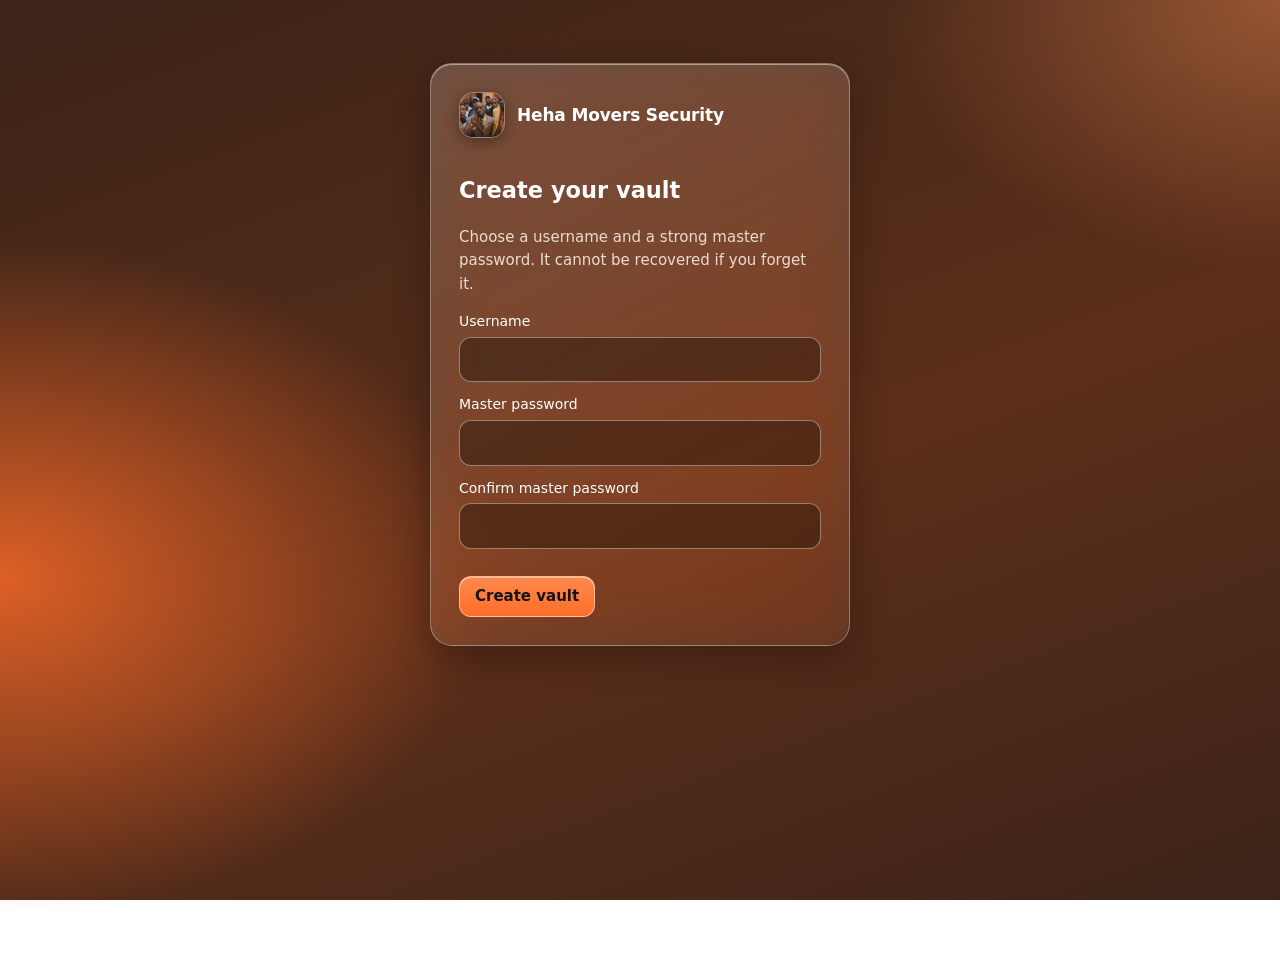
<file: frontend/index.html>
<!DOCTYPE html>
<html lang="en"><head><meta charset="utf-8"><meta name="viewport" content="width=device-width,initial-scale=1">
<title>Heha Movers Security</title><link rel="icon" type="image/jpeg" href="favicon.jpeg"><link rel="stylesheet" href="style.css"></head>
<body>
<section id="auth"><form id="authform" class="authcard">
  <div class="brand"><img src="favicon.jpeg" alt=""><span>Heha Movers Security</span></div>
  <h2 id="atitle"></h2><p id="asub" class="mut"></p>
  <label>Username<input class="in" id="auser" autocomplete="username"></label>
  <label>Master password<input class="in" id="apw" type="password" autocomplete="current-password"></label>
  <label>Confirm master password<input class="in" id="aconf" type="password"></label>
  <p id="aerr" class="err"></p>
  <button class="btn" id="abtn"></button> <a href="#" id="reset" hidden>Reset demo vault</a>
</form></section>
<div id="app" hidden>
  <aside><div class="brand"><img src="favicon.jpeg" alt=""><span>Heha Movers Security</span></div>
    <nav>
    <a href="#/dashboard"><svg viewBox="0 0 24 24"><rect x="3" y="3" width="7" height="9" rx="2"/><rect x="14" y="3" width="7" height="5" rx="2"/><rect x="14" y="12" width="7" height="9" rx="2"/><rect x="3" y="16" width="7" height="5" rx="2"/></svg>Dashboard</a>
    <a href="#/vault"><svg viewBox="0 0 24 24"><rect x="4" y="11" width="16" height="10" rx="2"/><path d="M8 11V7a4 4 0 0 1 8 0v4"/></svg>Vault</a>
    <a href="#/add"><svg viewBox="0 0 24 24"><circle cx="12" cy="12" r="9"/><path d="M12 8v8M8 12h8"/></svg>Add password</a>
    <a href="#/audit"><svg viewBox="0 0 24 24"><path d="M12 3l8 3v6c0 5-3.5 8-8 9-4.5-1-8-4-8-9V6z"/><path d="M9 12l2 2 4-4"/></svg>Security audit</a>
    <a href="#/backup"><svg viewBox="0 0 24 24"><rect x="3" y="4" width="18" height="5" rx="1"/><path d="M5 9v10a1 1 0 0 0 1 1h12a1 1 0 0 0 1-1V9M10 13h4"/></svg>Backup</a>
    <a href="#/stored"><svg viewBox="0 0 24 24"><ellipse cx="12" cy="6" rx="8" ry="3"/><path d="M4 6v6c0 1.7 3.6 3 8 3s8-1.3 8-3V6M4 12v6c0 1.7 3.6 3 8 3s8-1.3 8-3v-6"/></svg>How it's stored</a>
    </nav>
    <div class="me"><span id="who"></span><button id="out">Sign out</button></div></aside>
  <main id="main"></main>
</div>
<dialog id="dlg"><h3 id="dtitle"></h3><input class="in" id="dpw" type="password" placeholder="Master password">
  <p id="derr" class="err"></p><div class="row"><button class="btn" id="dok">Confirm</button><button id="dno">Cancel</button></div></dialog>
<script src="core.js"></script><script src="app.js"></script>
</body></html>
</file>
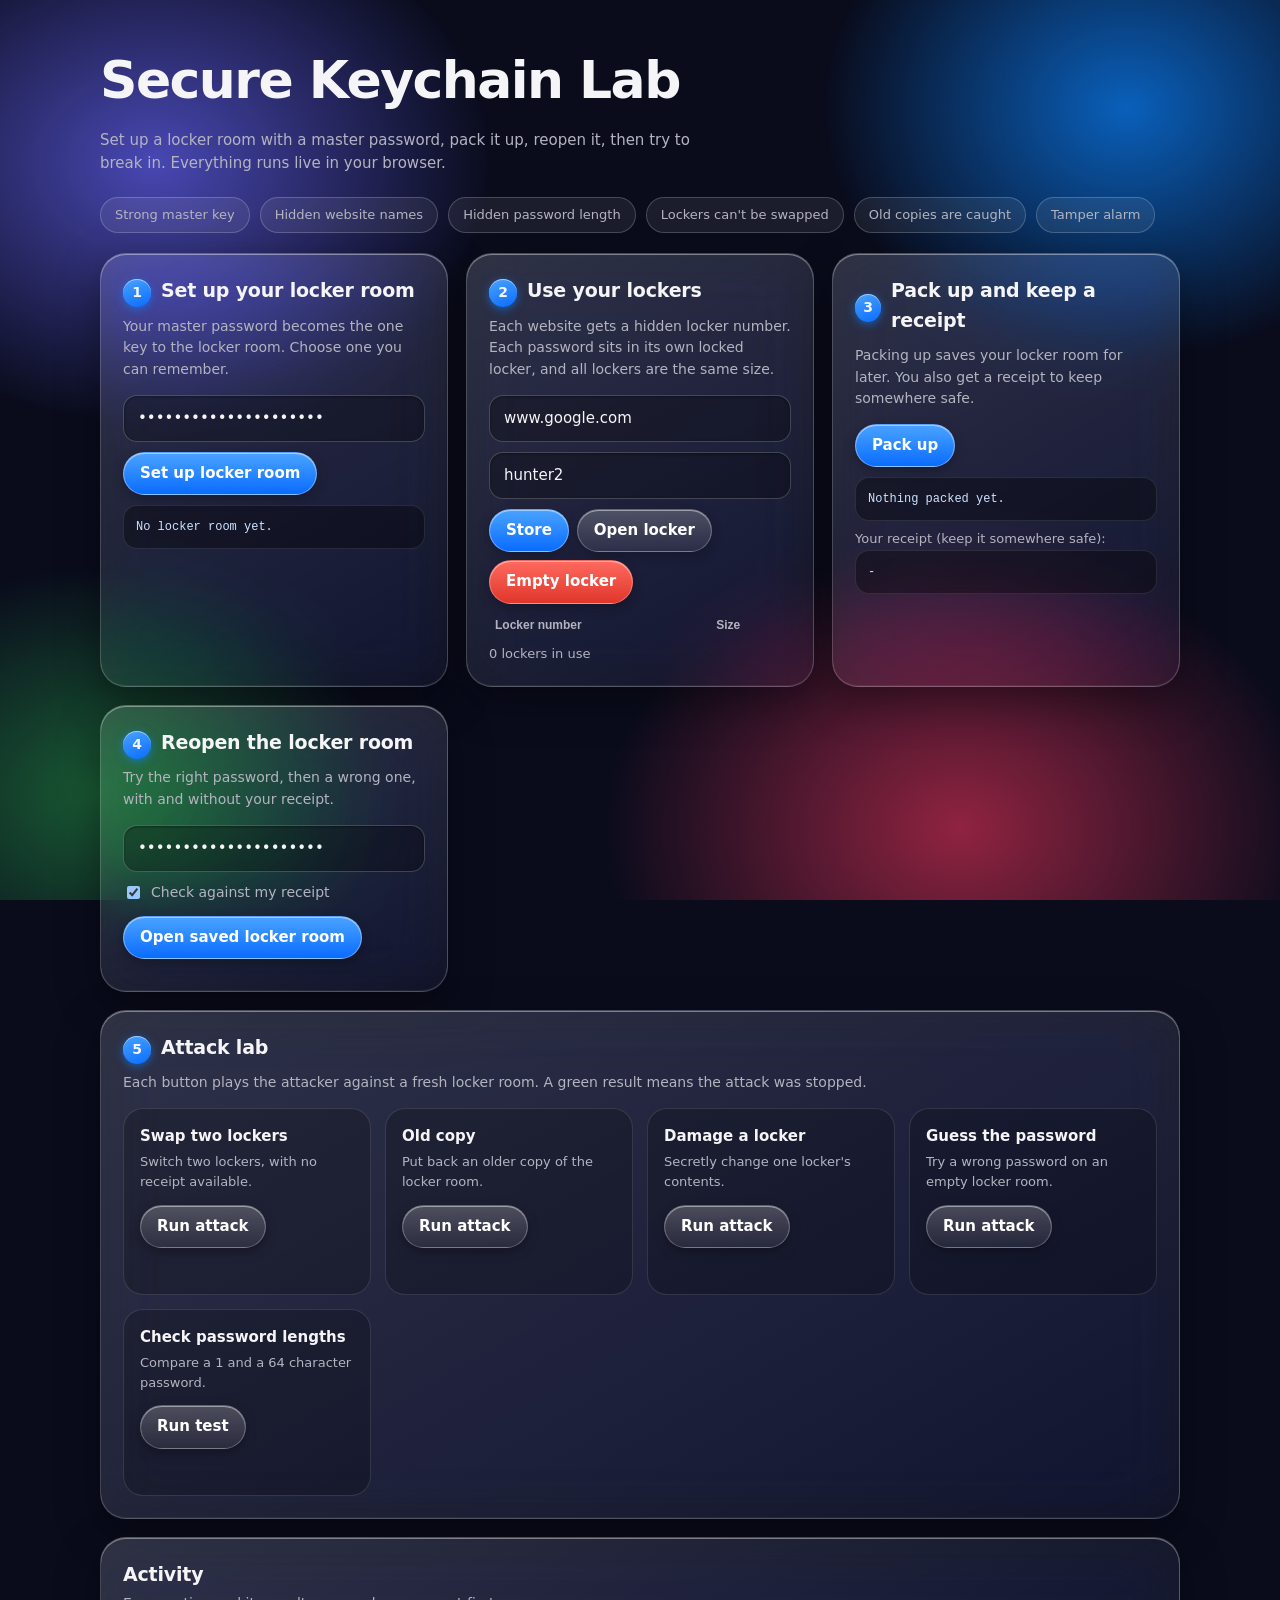
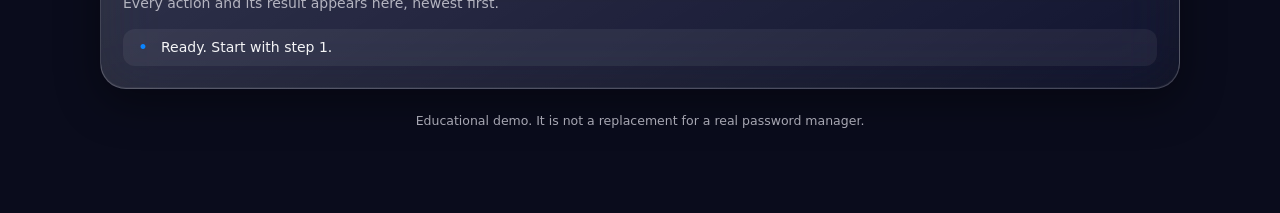
<file: key-chain.html>
<!DOCTYPE html>
<html lang="en">
<head>
<meta charset="utf-8">
<meta name="viewport" content="width=device-width, initial-scale=1">
<title>Secure Keychain Lab</title>
<style>
:root{color-scheme:dark;--t:#f5f5f7;--m:#b4b4c0;--ok:#32d74b;--bad:#ff453a;--warn:#ffd60a;--ac:#0a84ff;--bd:rgba(255,255,255,.2)}
*{box-sizing:border-box}
body{margin:0;min-height:100vh;color:var(--t);background:#0a0c1c;font:15px/1.55 -apple-system,BlinkMacSystemFont,"SF Pro Display","Inter","Segoe UI",system-ui,sans-serif;-webkit-font-smoothing:antialiased}
.bg{position:fixed;inset:0;z-index:-1;background:
radial-gradient(38% 42% at 12% 18%,rgba(94,92,230,.75),transparent 70%),
radial-gradient(34% 40% at 88% 12%,rgba(10,132,255,.7),transparent 70%),
radial-gradient(40% 45% at 75% 92%,rgba(255,55,95,.55),transparent 70%),
radial-gradient(32% 36% at 8% 88%,rgba(48,209,88,.4),transparent 70%)}
.wrap{max-width:1120px;margin:0 auto;padding:40px 20px 70px}
h1{font-size:clamp(32px,5vw,52px);letter-spacing:-.03em;margin:0 0 8px;font-weight:700}
h2{font-size:19px;margin:0 0 4px;letter-spacing:-.01em}
.sub{color:var(--m);max-width:62ch;margin:0 0 22px}
.glass{background:linear-gradient(150deg,rgba(255,255,255,.16),rgba(255,255,255,.04));border:1px solid var(--bd);border-radius:26px;padding:22px;backdrop-filter:blur(30px) saturate(180%);-webkit-backdrop-filter:blur(30px) saturate(180%);box-shadow:0 14px 44px rgba(0,0,0,.4),inset 0 1px 0 rgba(255,255,255,.4),inset 0 -1px 0 rgba(255,255,255,.06)}
.grid{display:grid;gap:18px;grid-template-columns:repeat(auto-fit,minmax(330px,1fr));margin-bottom:18px}
.step{display:inline-grid;place-items:center;width:28px;height:28px;border-radius:50%;background:linear-gradient(160deg,#4aa3ff,#0a6cff);font-weight:700;font-size:14px;margin-right:10px;box-shadow:0 2px 8px rgba(10,132,255,.6),inset 0 1px 0 rgba(255,255,255,.5)}
.head{display:flex;align-items:center;margin-bottom:6px}
p.d{color:var(--m);margin:0 0 14px;font-size:14px}
.chips{display:flex;flex-wrap:wrap;gap:10px;margin-bottom:20px}
.chip{padding:7px 14px;border-radius:999px;font-size:13px;border:1px solid var(--bd);background:rgba(255,255,255,.07);color:var(--m);transition:.4s}
.chip.on{color:#fff;background:rgba(50,215,75,.28);border-color:rgba(50,215,75,.7);box-shadow:0 0 18px rgba(50,215,75,.35)}
input[type=text],input[type=password]{width:100%;padding:11px 14px;margin-bottom:10px;border-radius:14px;border:1px solid var(--bd);background:rgba(0,0,0,.28);color:var(--t);font:inherit;outline:none;box-shadow:inset 0 1px 3px rgba(0,0,0,.4)}
input:focus-visible,button:focus-visible{outline:2px solid var(--ac);outline-offset:2px}
.row{display:flex;gap:8px;flex-wrap:wrap;margin-bottom:10px}
button{cursor:pointer;border:1px solid rgba(255,255,255,.25);color:#fff;font:inherit;font-weight:600;padding:9px 16px;border-radius:999px;background:linear-gradient(180deg,rgba(255,255,255,.22),rgba(255,255,255,.07));box-shadow:inset 0 1px 0 rgba(255,255,255,.45),0 4px 12px rgba(0,0,0,.25);transition:transform .15s,filter .15s}
button:hover{filter:brightness(1.2)}button:active{transform:scale(.96)}
button.p{background:linear-gradient(180deg,#4aa3ff,#0a6cff);border-color:rgba(255,255,255,.35)}
button.r{background:linear-gradient(180deg,#ff6a5f,#e0362b)}
pre{margin:0;padding:12px;border-radius:14px;background:rgba(0,0,0,.35);border:1px solid rgba(255,255,255,.1);font:12px/1.5 ui-monospace,"SF Mono",Menlo,Consolas,monospace;color:#cfe3ff;max-height:190px;overflow:auto;white-space:pre-wrap;word-break:break-all}
table{width:100%;border-collapse:collapse;font:12px ui-monospace,Menlo,Consolas,monospace;color:#cfe3ff}
th{text-align:left;color:var(--m);font:600 12px -apple-system,"Segoe UI",sans-serif;padding:4px 6px}
td{padding:4px 6px;border-top:1px solid rgba(255,255,255,.1)}
.cnt{color:var(--m);font-size:13px;margin:8px 0 0}
.atk{display:grid;gap:14px;grid-template-columns:repeat(auto-fit,minmax(210px,1fr))}
.a{padding:16px;border-radius:20px;background:rgba(0,0,0,.22);border:1px solid rgba(255,255,255,.12)}
.a h3{margin:0 0 4px;font-size:15px}.a p{margin:0 0 12px;color:var(--m);font-size:13px}
.badge{display:block;margin-top:10px;font-size:13px;min-height:20px}
.badge.ok{color:var(--ok)}.badge.bad{color:var(--bad)}
#log{max-height:280px;overflow:auto;display:flex;flex-direction:column;gap:6px}
.l{display:flex;gap:10px;padding:8px 12px;border-radius:12px;background:rgba(255,255,255,.06);font-size:14px}
.l b{width:16px;flex:none;text-align:center}
.l.ok b{color:var(--ok)}.l.bad b{color:var(--bad)}.l.w b{color:var(--warn)}.l.i b{color:var(--ac)}
label.ck{display:flex;gap:8px;align-items:center;color:var(--m);font-size:14px;margin-bottom:12px}
.note{color:var(--m);font-size:12.5px;margin-top:22px;text-align:center}
@media (prefers-reduced-motion:reduce){*{transition:none!important}}
</style>
</head>
<body>
<div class="bg"></div>
<div class="wrap">
  <h1>Secure Keychain Lab</h1>
  <p class="sub">Set up a locker room with a master password, pack it up, reopen it, then try to break in. Everything runs live in your browser.</p>

  <div class="chips">
    <span class="chip" data-s="kdf">Strong master key</span>
    <span class="chip" data-s="lab">Hidden website names</span>
    <span class="chip" data-s="pad">Hidden password length</span>
    <span class="chip" data-s="swap">Lockers can't be swapped</span>
    <span class="chip" data-s="roll">Old copies are caught</span>
    <span class="chip" data-s="tam">Tamper alarm</span>
  </div>

  <div class="grid">
    <section class="glass">
      <div class="head"><span class="step">1</span><h2>Set up your locker room</h2></div>
      <p class="d">Your master password becomes the one key to the locker room. Choose one you can remember.</p>
      <input type="password" id="pw" placeholder="Master password" value="correct horse battery">
      <div class="row"><button class="p" id="bInit">Set up locker room</button></div>
      <pre id="vault">No locker room yet.</pre>
    </section>

    <section class="glass">
      <div class="head"><span class="step">2</span><h2>Use your lockers</h2></div>
      <p class="d">Each website gets a hidden locker number. Each password sits in its own locked locker, and all lockers are the same size.</p>
      <input type="text" id="dom" placeholder="Website, e.g. www.google.com" value="www.google.com">
      <input type="text" id="val" placeholder="Password to store (up to 64 characters)" value="hunter2">
      <div class="row"><button class="p" id="bSet">Store</button><button id="bGet">Open locker</button><button class="r" id="bRem">Empty locker</button></div>
      <table><thead><tr><th>Locker number</th><th>Size</th></tr></thead><tbody id="rows"></tbody></table>
      <p class="cnt" id="count">0 lockers in use</p>
    </section>

    <section class="glass">
      <div class="head"><span class="step">3</span><h2>Pack up and keep a receipt</h2></div>
      <p class="d">Packing up saves your locker room for later. You also get a receipt to keep somewhere safe.</p>
      <div class="row"><button class="p" id="bDump">Pack up</button></div>
      <pre id="dumpOut">Nothing packed yet.</pre>
      <p class="cnt">Your receipt (keep it somewhere safe):</p>
      <pre id="sum">-</pre>
    </section>

    <section class="glass">
      <div class="head"><span class="step">4</span><h2>Reopen the locker room</h2></div>
      <p class="d">Try the right password, then a wrong one, with and without your receipt.</p>
      <input type="password" id="lpw" placeholder="Master password" value="correct horse battery">
      <label class="ck"><input type="checkbox" id="useSum" checked> Check against my receipt</label>
      <div class="row"><button class="p" id="bLoad">Open saved locker room</button></div>
    </section>
  </div>

  <section class="glass" style="margin-bottom:18px">
    <div class="head"><span class="step">5</span><h2>Attack lab</h2></div>
    <p class="d">Each button plays the attacker against a fresh locker room. A green result means the attack was stopped.</p>
    <div class="atk">
      <div class="a"><h3>Swap two lockers</h3><p>Switch two lockers, with no receipt available.</p><button id="a1">Run attack</button><span class="badge" id="r1"></span></div>
      <div class="a"><h3>Old copy</h3><p>Put back an older copy of the locker room.</p><button id="a2">Run attack</button><span class="badge" id="r2"></span></div>
      <div class="a"><h3>Damage a locker</h3><p>Secretly change one locker's contents.</p><button id="a3">Run attack</button><span class="badge" id="r3"></span></div>
      <div class="a"><h3>Guess the password</h3><p>Try a wrong password on an empty locker room.</p><button id="a4">Run attack</button><span class="badge" id="r4"></span></div>
      <div class="a"><h3>Check password lengths</h3><p>Compare a 1 and a 64 character password.</p><button id="a5">Run test</button><span class="badge" id="r5"></span></div>
    </div>
  </section>

  <section class="glass">
    <h2>Activity</h2>
    <p class="d">Every action and its result appears here, newest first.</p>
    <div id="log"></div>
  </section>

  <p class="note">Educational demo. It is not a replacement for a real password manager.</p>
</div>

<script>
"use strict";
/* ---------- helpers (browser versions of lib.js) ---------- */
const enc = new TextEncoder(), dec = new TextDecoder();
const stringToBuffer = s => enc.encode(s);
const bufferToString = b => dec.decode(b);
const encodeBuffer = b => { let s = ""; new Uint8Array(b).forEach(x => s += String.fromCharCode(x)); return btoa(s); };
const decodeBuffer = s => Uint8Array.from(atob(s), c => c.charCodeAt(0));
const getRandomBytes = n => crypto.getRandomValues(new Uint8Array(n));
const subtle = crypto.subtle;

/* ---------- constants ---------- */
const PBKDF2_ITERATIONS = 100000;
const MAX_PASSWORD_LENGTH = 64;
const PADDED_SIZE = MAX_PASSWORD_LENGTH + 1;   // 1 length byte + 64 data bytes
const CANARY_TEXT = "keychain-password-check";

/* ---------- key derivation: password + salt -> hmacKey + aesKey ---------- */
async function deriveKeys(password, salt) {
  const raw = await subtle.importKey("raw", stringToBuffer(password), { name: "PBKDF2" }, false, ["deriveKey"]);
  const master = await subtle.deriveKey(
    { name: "PBKDF2", salt: salt, iterations: PBKDF2_ITERATIONS, hash: "SHA-256" },
    raw, { name: "HMAC", hash: "SHA-256", length: 256 }, false, ["sign"]);
  const hmacBits = await subtle.sign("HMAC", master, stringToBuffer("domain-hmac-key"));
  const aesBits = await subtle.sign("HMAC", master, stringToBuffer("aes-gcm-key"));
  const hmacKey = await subtle.importKey("raw", hmacBits, { name: "HMAC", hash: "SHA-256" }, false, ["sign"]);
  const aesKey = await subtle.importKey("raw", aesBits, { name: "AES-GCM" }, false, ["encrypt", "decrypt"]);
  return { hmacKey, aesKey };
}

/* ---------- canary: a locked known sentence that proves the password ---------- */
async function makeCanary(aesKey) {
  const iv = getRandomBytes(12);
  const ct = await subtle.encrypt({ name: "AES-GCM", iv, additionalData: stringToBuffer("canary") }, aesKey, stringToBuffer(CANARY_TEXT));
  return { iv: encodeBuffer(iv), ct: encodeBuffer(ct) };
}

/* ---------- padding: every password becomes exactly 65 bytes ---------- */
function padValue(value) {
  const bytes = stringToBuffer(value);
  if (bytes.length > MAX_PASSWORD_LENGTH) throw "Password too long (max " + MAX_PASSWORD_LENGTH + " bytes)";
  const padded = new Uint8Array(PADDED_SIZE);
  padded[0] = bytes.length;
  padded.set(bytes, 1);
  return padded;
}
function unpadValue(buffer) {
  const p = new Uint8Array(buffer);
  return bufferToString(p.slice(1, 1 + p[0]));
}

/* ---------- the Keychain ---------- */
class Keychain {
  constructor(data, secrets) { this.data = data; this.secrets = secrets; } // data = public, secrets = keys

  static async init(password) {
    const salt = getRandomBytes(16);
    const keys = await deriveKeys(password, salt);
    return new Keychain({ salt: encodeBuffer(salt), check: await makeCanary(keys.aesKey), kvs: {} }, keys);
  }

  static async load(password, repr, trustedDataCheck) {
    if (trustedDataCheck !== undefined && trustedDataCheck !== null) {       // rollback defense
      const actual = encodeBuffer(await subtle.digest("SHA-256", stringToBuffer(repr)));
      if (actual !== trustedDataCheck) throw "Integrity check failed: data was tampered with or rolled back";
    }
    const parsed = JSON.parse(repr);
    const keys = await deriveKeys(password, decodeBuffer(parsed.salt));       // the only PBKDF2 call
    let plain;
    try {                                                                     // password check via canary
      plain = await subtle.decrypt(
        { name: "AES-GCM", iv: decodeBuffer(parsed.check.iv), additionalData: stringToBuffer("canary") },
        keys.aesKey, decodeBuffer(parsed.check.ct));
    } catch (e) { throw "Invalid password (or corrupted data)"; }
    if (bufferToString(plain) !== CANARY_TEXT) throw "Invalid password (or corrupted data)";
    return new Keychain({ salt: parsed.salt, check: parsed.check, kvs: parsed.kvs }, keys);
  }

  async dump() {
    const repr = JSON.stringify({ salt: this.data.salt, check: this.data.check, kvs: this.data.kvs }); // never the keys
    const digest = await subtle.digest("SHA-256", stringToBuffer(repr));
    return [repr, encodeBuffer(digest)];
  }

  async tag(name) { return encodeBuffer(await subtle.sign("HMAC", this.secrets.hmacKey, stringToBuffer(name))); }

  async get(name) {
    const tag = await this.tag(name);
    const rec = this.data.kvs[tag];
    if (rec === undefined) return null;
    try {
      const pt = await subtle.decrypt({ name: "AES-GCM", iv: decodeBuffer(rec.iv), additionalData: stringToBuffer(tag) },
        this.secrets.aesKey, decodeBuffer(rec.ct));
      return unpadValue(pt);
    } catch (e) { throw "Tampering detected"; }
  }

  async set(name, value) {
    const tag = await this.tag(name);
    const padded = padValue(value);
    const iv = getRandomBytes(12);
    const ct = await subtle.encrypt({ name: "AES-GCM", iv, additionalData: stringToBuffer(tag) }, this.secrets.aesKey, padded);
    this.data.kvs[tag] = { iv: encodeBuffer(iv), ct: encodeBuffer(ct) };
  }

  async remove(name) {
    const tag = await this.tag(name);
    if (this.data.kvs[tag] === undefined) return false;
    delete this.data.kvs[tag];
    return true;
  }
}

/* ---------- UI plumbing ---------- */
const $ = id => document.getElementById(id);
let kc = null, saved = null;
const secretsTyped = new Set();
const short = (s, n = 14) => s.slice(0, n) + "…";
const shield = k => document.querySelector('[data-s="' + k + '"]').classList.add("on");
function log(t, m) {
  const d = document.createElement("div");
  d.className = "l " + t;
  d.innerHTML = "<b>" + { ok: "✓", bad: "✕", w: "!", i: "•" }[t] + "</b><span></span>";
  d.lastChild.textContent = m;
  $("log").prepend(d);
}
async function attempt(fn) { try { return { v: await fn() }; } catch (e) { return { e: String(e) }; } }
function needVault() { if (!kc) { log("w", "Set up your locker room first (step 1)."); return true; } return false; }
function render() {
  const rows = $("rows"); rows.innerHTML = "";
  const e = kc ? Object.entries(kc.data.kvs) : [];
  for (const [k, v] of e) {
    const tr = document.createElement("tr");
    tr.innerHTML = "<td>" + short(k) + "</td><td>" + decodeBuffer(v.ct).length + " units</td>";
    rows.appendChild(tr);
  }
  $("count").textContent = e.length + " locker" + (e.length === 1 ? "" : "s") + " in use";
}

$("bInit").onclick = async () => {
  const p = $("pw").value;
  if (!p) return log("w", "Enter a master password first.");
  kc = await Keychain.init(p); saved = null; secretsTyped.clear(); secretsTyped.add(p);
  $("vault").textContent = "Locker room ready.\nMaster key made from your password.\nTest item stored to check your password later.\n0 lockers in use.";
  render(); shield("kdf");
  log("ok", "Locker room set up. Your password was turned into a strong master key.");
};
$("bSet").onclick = async () => {
  if (needVault()) return;
  const r = await attempt(() => kc.set($("dom").value, $("val").value));
  if (r.e) return log("bad", r.e);
  secretsTyped.add($("dom").value); secretsTyped.add($("val").value); render();
  log("ok", "Stored " + $("dom").value + " in a hidden locker. Every locker is the same size.");
};
$("bGet").onclick = async () => {
  if (needVault()) return;
  const r = await attempt(() => kc.get($("dom").value));
  if (r.e) log("bad", r.e); else if (r.v === null) log("w", "No locker for " + $("dom").value + ".");
  else log("ok", $("dom").value + " → " + r.v);
};
$("bRem").onclick = async () => {
  if (needVault()) return;
  const ok = await kc.remove($("dom").value); render();
  log(ok ? "ok" : "w", ok ? "Emptied " + $("dom").value + "." : "No locker found for " + $("dom").value + ".");
};
$("bDump").onclick = async () => {
  if (needVault()) return;
  const [repr, sum] = await kc.dump(); saved = { repr, sum };
  $("dumpOut").textContent = "Packed " + Object.keys(kc.data.kvs).length + " locked locker(s).\nYour master password and keys are not included."; $("sum").textContent = sum;
  const leaks = [...secretsTyped].filter(s => s && repr.includes(s));
  if (leaks.length === 0) { shield("lab"); log("ok", "Nothing readable was packed: no website names, passwords or master password."); }
  else log("bad", "Readable data found in the pack: " + leaks.join(", "));
};
$("bLoad").onclick = async () => {
  if (!saved) return log("w", "Pack up first (step 3).");
  const useSum = $("useSum").checked;
  const r = await attempt(() => Keychain.load($("lpw").value, saved.repr, useSum ? saved.sum : undefined));
  if (r.e) return log("w", "Could not open: " + r.e);
  kc = r.v; render();
  log("ok", "Opened. Password correct" + (useSum ? " and receipt matched." : " (receipt not used)."));
};

/* ---------- attack lab ---------- */
const M = "demo-master-pw";
async function run(n, shieldKey, fn) {
  const badge = $("r" + n); badge.textContent = "Running…"; badge.className = "badge";
  const [blocked, msg] = await fn();
  badge.textContent = (blocked ? "Stopped. " : "Not stopped. ") + msg;
  badge.className = "badge " + (blocked ? "ok" : "bad");
  log(blocked ? "ok" : "bad", msg);
  if (blocked) shield(shieldKey);
}
$("a1").onclick = () => run(1, "swap", async () => {
  const k = await Keychain.init(M);
  await k.set("www.google.com", "google-secret"); await k.set("www.evil.com", "evil-secret");
  const o = JSON.parse((await k.dump())[0]); const [a, b] = Object.keys(o.kvs);
  [o.kvs[a], o.kvs[b]] = [o.kvs[b], o.kvs[a]];
  const l = await Keychain.load(M, JSON.stringify(o));            // no checksum on purpose
  const r = await attempt(() => l.get("www.evil.com"));
  return [!!r.e, r.e ? "Swap caught even without a receipt (" + r.e + ")." : "Swap went undetected."];
});
$("a2").onclick = () => run(2, "roll", async () => {
  const k = await Keychain.init(M);
  await k.set("www.google.com", "old_password"); const old = (await k.dump())[0];
  await k.set("www.google.com", "new_password"); const newSum = (await k.dump())[1];
  const r = await attempt(() => Keychain.load(M, old, newSum));
  return [!!r.e, r.e ? "Old copy rejected (" + r.e + ")." : "Rollback went undetected."];
});
$("a3").onclick = () => run(3, "tam", async () => {
  const names = ["a.com", "b.com", "c.com"], k = await Keychain.init(M);
  for (const d of names) await k.set(d, "pw-" + d);
  const o = JSON.parse((await k.dump())[0]); const key = Object.keys(o.kvs)[0];
  const c = decodeBuffer(o.kvs[key].ct); c[0] ^= 1; o.kvs[key].ct = encodeBuffer(c);
  const l = await Keychain.load(M, JSON.stringify(o)); let n = 0;
  for (const d of names) if ((await attempt(() => l.get(d))).e) n++;
  return [n === 1, n === 1 ? "Exactly the one damaged locker was detected." : n + " lockers flagged, expected 1."];
});
$("a4").onclick = () => run(4, "kdf", async () => {
  const k = await Keychain.init(M); const [repr, sum] = await k.dump();
  const r = await attempt(() => Keychain.load("wrong guess", repr, sum));
  return [!!r.e, r.e ? "Wrong password rejected even though the locker room is empty (" + r.e + ")." : "Wrong password accepted."];
});
$("a5").onclick = () => run(5, "pad", async () => {
  const k = await Keychain.init(M);
  await k.set("short.com", "a"); await k.set("long.com", "x".repeat(64));
  const s = Object.values(k.data.kvs).map(r => decodeBuffer(r.ct).length);
  return [s[0] === s[1], "A 1 and a 64 character password take " + s[0] + " and " + s[1] + " units."];
});

if (!window.crypto || !crypto.subtle) log("bad", "This browser blocked the security tools. Open the page through a local server (see the guide).");
else log("i", "Ready. Start with step 1.");
</script>
</body>
</html>
</file>
<file: frontend/style.css>
:root{--or:#FF6D29;--or2:#ff8a4d;--tx:#fff;--mu:#ecdccf;--bd:rgba(255,255,255,.3)}
*{box-sizing:border-box}[hidden]{display:none!important}
body{margin:0;min-height:100vh;color:var(--tx);font:15px/1.55 "Neue Montreal","Inter",-apple-system,"Segoe UI",system-ui,sans-serif;
background:radial-gradient(55% 50% at 0% 60%,rgba(255,109,41,.8),transparent 70%),radial-gradient(45% 40% at 100% 0%,rgba(255,150,90,.4),transparent 70%),linear-gradient(160deg,#3c2418,#5b2e19 55%,#3d2419) fixed}
.mut{color:var(--mu)}.err{color:#ffb4a8}.ok{color:#8be3a8}.mono{font:12px ui-monospace,Consolas,monospace;word-break:break-all}
.glass,.panel,.card,.authcard,.acct,aside{background:linear-gradient(150deg,rgba(255,255,255,.2),rgba(255,255,255,.07));border:1px solid var(--bd);backdrop-filter:blur(24px) saturate(160%);-webkit-backdrop-filter:blur(24px) saturate(160%);box-shadow:0 10px 34px rgba(20,8,2,.35),inset 0 1px 0 rgba(255,255,255,.45)}
#app{display:flex;min-height:100vh}
aside{width:280px;flex:none;padding:20px 14px;border-radius:0 26px 26px 0;display:flex;flex-direction:column;position:sticky;top:0;height:100vh}
.brand{display:flex;align-items:center;gap:12px;padding:0 8px 20px}
.brand img{width:46px;height:46px;border-radius:14px;object-fit:cover;border:1px solid var(--bd);box-shadow:0 4px 14px rgba(0,0,0,.35)}
.brand span{font-weight:700;font-size:17px;line-height:1.2;letter-spacing:-.01em}
nav{flex:1}
nav a{display:flex;align-items:center;gap:12px;padding:11px 14px;border-radius:14px;color:var(--tx);text-decoration:none;margin-bottom:4px;font-weight:500}
nav a svg{width:20px;height:20px;flex:none;fill:none;stroke:currentColor;stroke-width:1.8;stroke-linecap:round;stroke-linejoin:round}
nav a:hover{background:rgba(255,255,255,.16)}
nav a.on{background:linear-gradient(180deg,var(--or2),var(--or));color:#161316;font-weight:700;box-shadow:inset 0 1px 0 rgba(255,255,255,.55),0 6px 16px rgba(255,109,41,.45)}
.me{display:flex;flex-direction:column;gap:8px;font-size:14px;padding:0 4px}
main{flex:1;padding:28px 34px;max-width:1120px}
h1{font-size:28px;margin:0 0 18px;letter-spacing:-.02em}
.top{display:flex;justify-content:space-between;align-items:center;margin-bottom:18px;gap:12px;flex-wrap:wrap}.top h1{margin:0}
.count{background:rgba(255,255,255,.25);border-radius:9px;font-size:14px;padding:2px 10px;vertical-align:middle}
button,.btn{font:inherit;cursor:pointer;color:var(--tx);text-decoration:none;display:inline-block;padding:8px 15px;border-radius:12px;border:1px solid var(--bd);background:linear-gradient(180deg,rgba(255,255,255,.26),rgba(255,255,255,.1));box-shadow:inset 0 1px 0 rgba(255,255,255,.45)}
.btn,button.btn{background:linear-gradient(180deg,var(--or2),var(--or));color:#161316;font-weight:700;border-color:rgba(255,255,255,.5)}
button:hover,.btn:hover{filter:brightness(1.12)}
:focus-visible{outline:2px solid #fff;outline-offset:2px}
.in{width:100%;padding:11px 13px;margin:4px 0 12px;border-radius:12px;border:1px solid rgba(255,255,255,.4);background:rgba(34,18,10,.45);color:#fff;font:inherit}
.in::placeholder{color:#e0cbbd}
label{display:block;font-size:14px}
.panel,.card,.authcard{border-radius:22px;padding:20px;margin-bottom:16px}
.cards{display:grid;grid-template-columns:repeat(auto-fit,minmax(180px,1fr));gap:14px}.card big{display:block;font-size:38px;font-weight:300}
.card.bad{border-color:#ff9d8f}.card.bad big{color:#ffb4a8}.card.mid{border-color:#ffd166}.card.mid big{color:#ffd166}
.cols{display:grid;grid-template-columns:repeat(auto-fit,minmax(260px,1fr));gap:14px}
.authcard{max-width:420px;margin:7vh auto;padding:28px}.authcard .brand{padding:0 0 16px}
.grid{display:grid;grid-template-columns:repeat(auto-fill,minmax(300px,1fr));gap:16px}
.acct{border-radius:22px;padding:18px;display:flex;flex-direction:column;gap:10px}
.ah{display:flex;justify-content:space-between;gap:10px;align-items:flex-start}.ah b{font-size:17px}.ah small{display:block;color:var(--mu)}
dl{margin:0;display:grid;grid-template-columns:90px 1fr;gap:6px 10px}dt{color:var(--mu);font-size:13px}dd{margin:0;word-break:break-all}
.act{display:flex;flex-wrap:wrap;gap:6px;margin-top:4px}.act button{padding:5px 11px;font-size:13px}.act .del{color:#ffc4ba;border-color:#ff9d8f}
.minis{display:grid;grid-template-columns:repeat(auto-fill,minmax(210px,1fr));gap:12px}
.mini{padding:12px 14px;border-radius:14px;background:rgba(255,255,255,.12);border:1px solid rgba(255,255,255,.25)}.mini span{display:block;color:var(--mu);font-size:13px}
table{width:100%;border-collapse:collapse;background:rgba(255,255,255,.08);border-radius:16px;overflow:hidden;margin-top:10px}
th,td{text-align:left;padding:10px 12px;border-bottom:1px solid rgba(255,255,255,.18);vertical-align:top}th{color:var(--mu)}
.b{padding:2px 10px;border-radius:8px;font-size:12px;font-weight:700;color:#161316;white-space:nowrap;height:fit-content}.b.bad{background:#ff8f7e}.b.mid{background:#ffd166}.b.good{background:#8be3a8}
.li{padding:9px 0;border-bottom:1px solid rgba(255,255,255,.18)}.li span{color:var(--mu)}.li .btn{float:right;padding:2px 12px}
.pill{background:#ffd166;color:#161316;border-radius:999px;padding:1px 11px;margin:4px 4px 0 0;display:inline-block;font-size:13px;font-weight:600}
.bar{height:10px;background:rgba(255,255,255,.25);border-radius:9px;overflow:hidden;margin:8px 0}.bar i{display:block;height:100%;background:linear-gradient(90deg,var(--or),#ffc08f)}
.row{display:flex;gap:8px;flex-wrap:wrap;margin:10px 0}
dialog{color:#fff;border:1px solid var(--bd);border-radius:22px;padding:24px;width:min(390px,92vw);background:linear-gradient(150deg,#6a3a22,#43251a);box-shadow:0 24px 70px rgba(0,0,0,.5)}dialog::backdrop{background:rgba(30,12,4,.5);backdrop-filter:blur(5px)}
@media(max-width:760px){#app{flex-direction:column}aside{width:100%;height:auto;position:static;border-radius:0 0 22px 22px}nav{display:flex;flex-wrap:wrap}main{padding:18px}}
</file>
